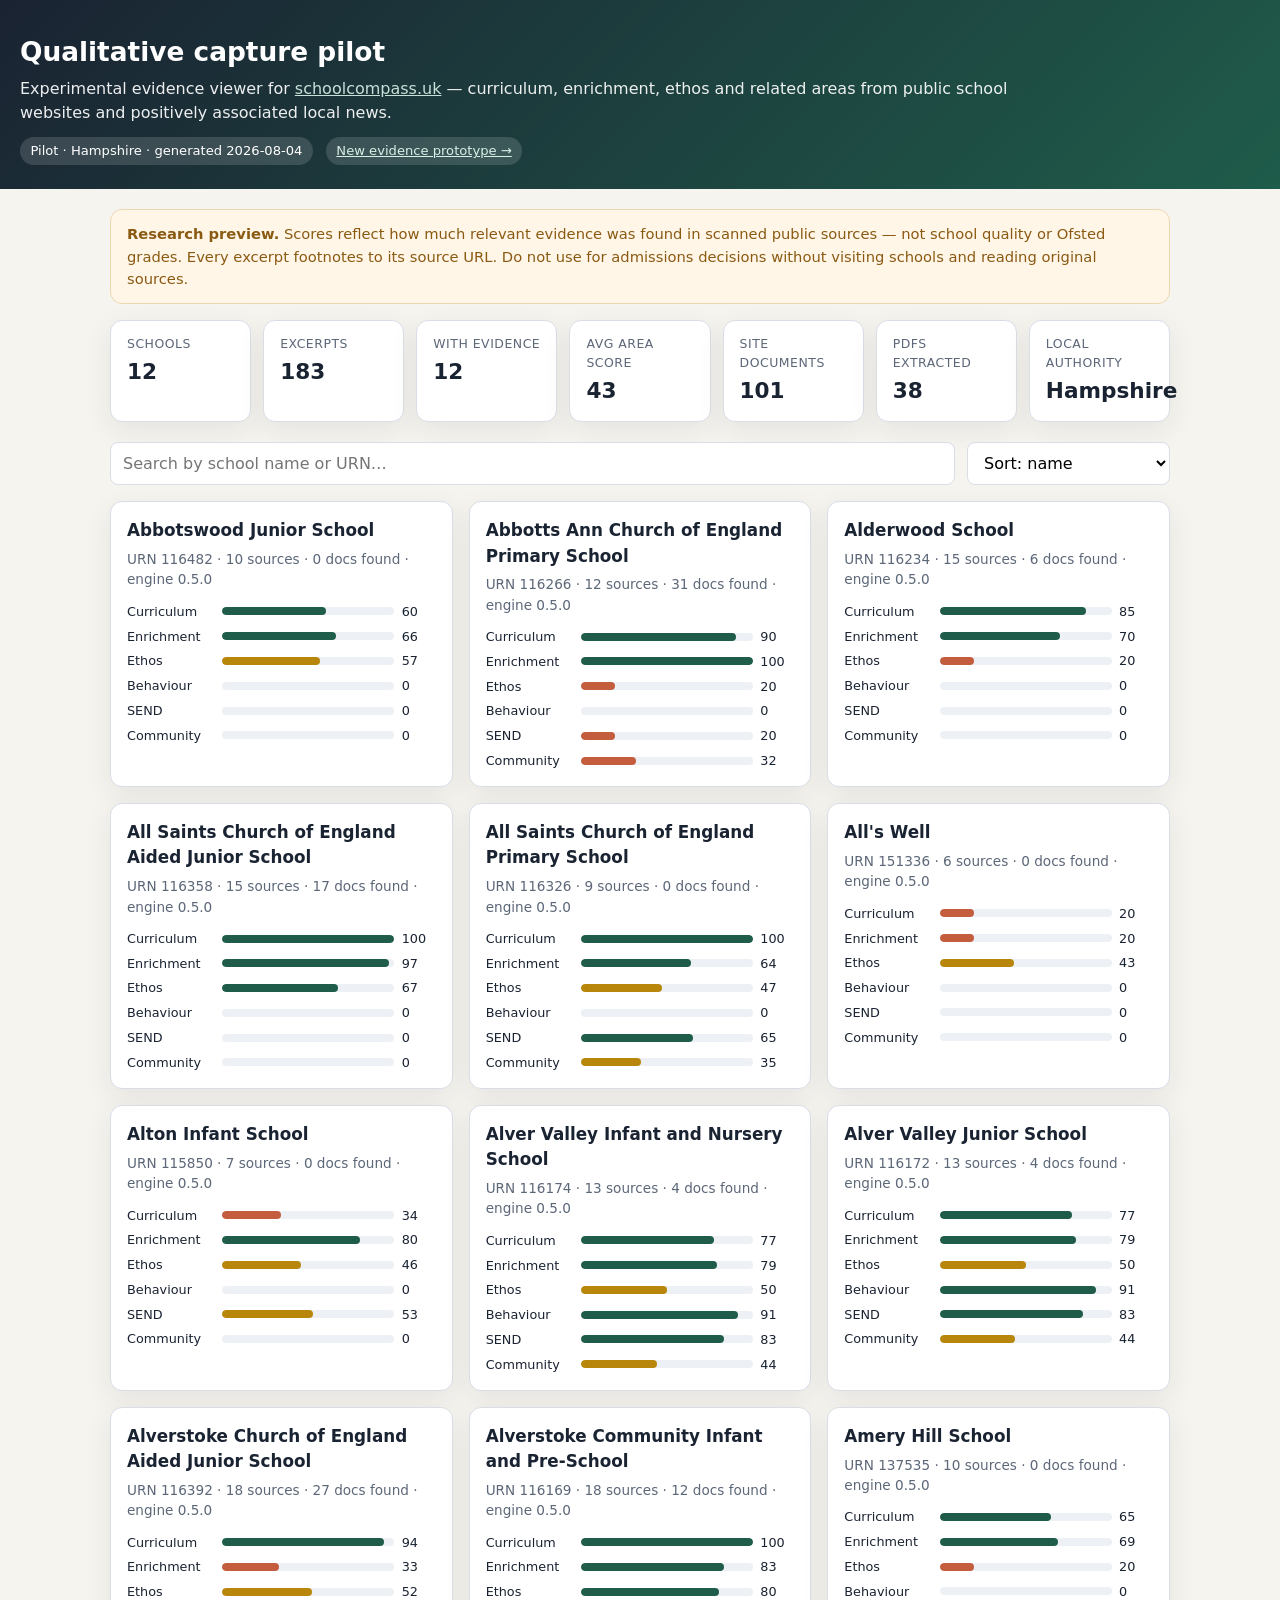
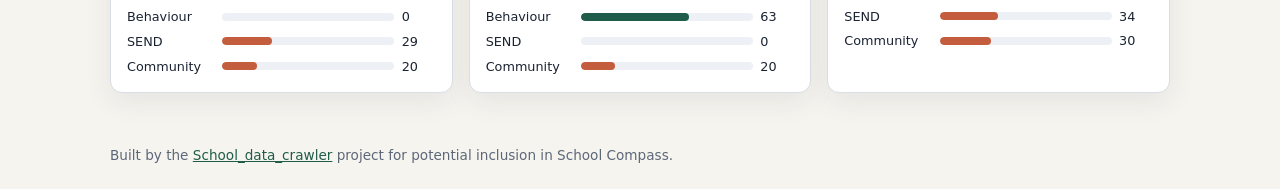
<file: docs/index.html>
<!DOCTYPE html>
<html lang="en-GB">
  <head>
    <meta charset="utf-8" />
    <meta name="viewport" content="width=device-width, initial-scale=1" />
    <title>School Compass · Qualitative capture pilot</title>
    <meta
      name="description"
      content="Experimental pilot viewer for curriculum, enrichment and ethos evidence captured from school websites and local news."
    />
    <link rel="stylesheet" href="./styles.css" />
  </head>
  <body>
    <header>
      <h1>Qualitative capture pilot</h1>
      <p>
        Experimental evidence viewer for
        <a href="https://schoolcompass.uk" style="color: #d7efe6">schoolcompass.uk</a>
        — curriculum, enrichment, ethos and related areas from public school
        websites and positively associated local news.
      </p>
      <span class="badge">Pilot · Hampshire · generated <span id="generated-at">—</span></span>
      <a class="badge" href="./evidence/index.html" style="margin-left:0.5rem;color:#d7efe6">New evidence prototype →</a>
    </header>

    <main>
      <div class="disclaimer">
        <strong>Research preview.</strong> Scores reflect how much relevant
        evidence was found in scanned public sources — not school quality or
        Ofsted grades. Every excerpt footnotes to its source URL. Do not use
        for admissions decisions without visiting schools and reading original
        sources.
      </div>

      <section class="stats" aria-label="Pilot summary">
        <div class="stat">
          <div class="label">Schools</div>
          <div class="value" id="stat-schools">—</div>
        </div>
        <div class="stat">
          <div class="label">Excerpts</div>
          <div class="value" id="stat-signals">—</div>
        </div>
        <div class="stat">
          <div class="label">With evidence</div>
          <div class="value" id="stat-covered">—</div>
        </div>
        <div class="stat">
          <div class="label">Avg area score</div>
          <div class="value" id="stat-avg">—</div>
        </div>
        <div class="stat">
          <div class="label">Site documents</div>
          <div class="value" id="stat-docs">—</div>
        </div>
        <div class="stat">
          <div class="label">PDFs extracted</div>
          <div class="value" id="stat-docs-extracted">—</div>
        </div>
        <div class="stat">
          <div class="label">Local authority</div>
          <div class="value" id="pilot-la">—</div>
        </div>
      </section>

      <div class="controls">
        <input id="search" type="search" placeholder="Search by school name or URN…" />
        <select id="sort" aria-label="Sort schools">
          <option value="name">Sort: name</option>
          <option value="score">Sort: average score</option>
          <option value="signals">Sort: excerpt count</option>
        </select>
      </div>

      <section id="school-grid" class="grid" aria-label="School results"></section>
      <section id="detail-panel" class="detail hidden" aria-live="polite"></section>
    </main>

    <footer>
      Built by the
      <a href="https://github.com/jamiefuller320/School_data_crawler">School_data_crawler</a>
      project for potential inclusion in School Compass.
    </footer>

    <script src="./app.js" type="module"></script>
  </body>
</html>
</file>
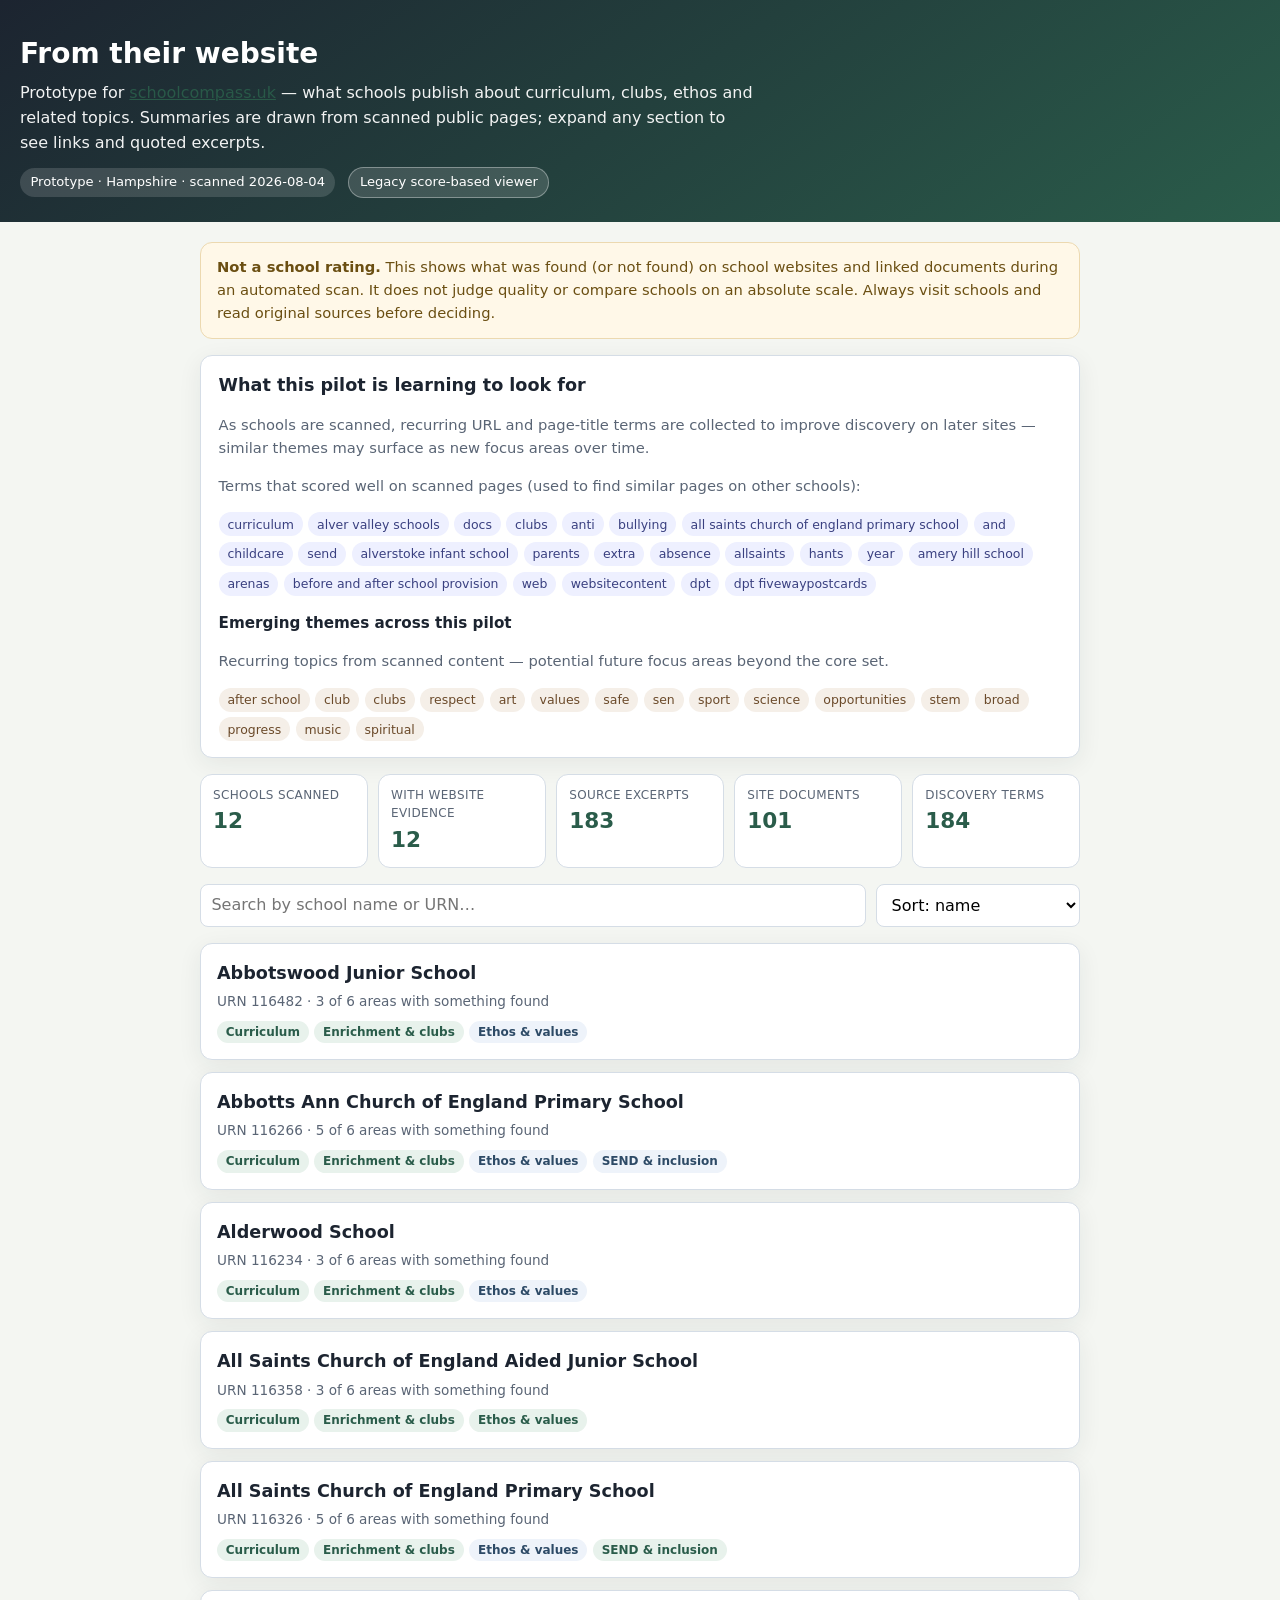
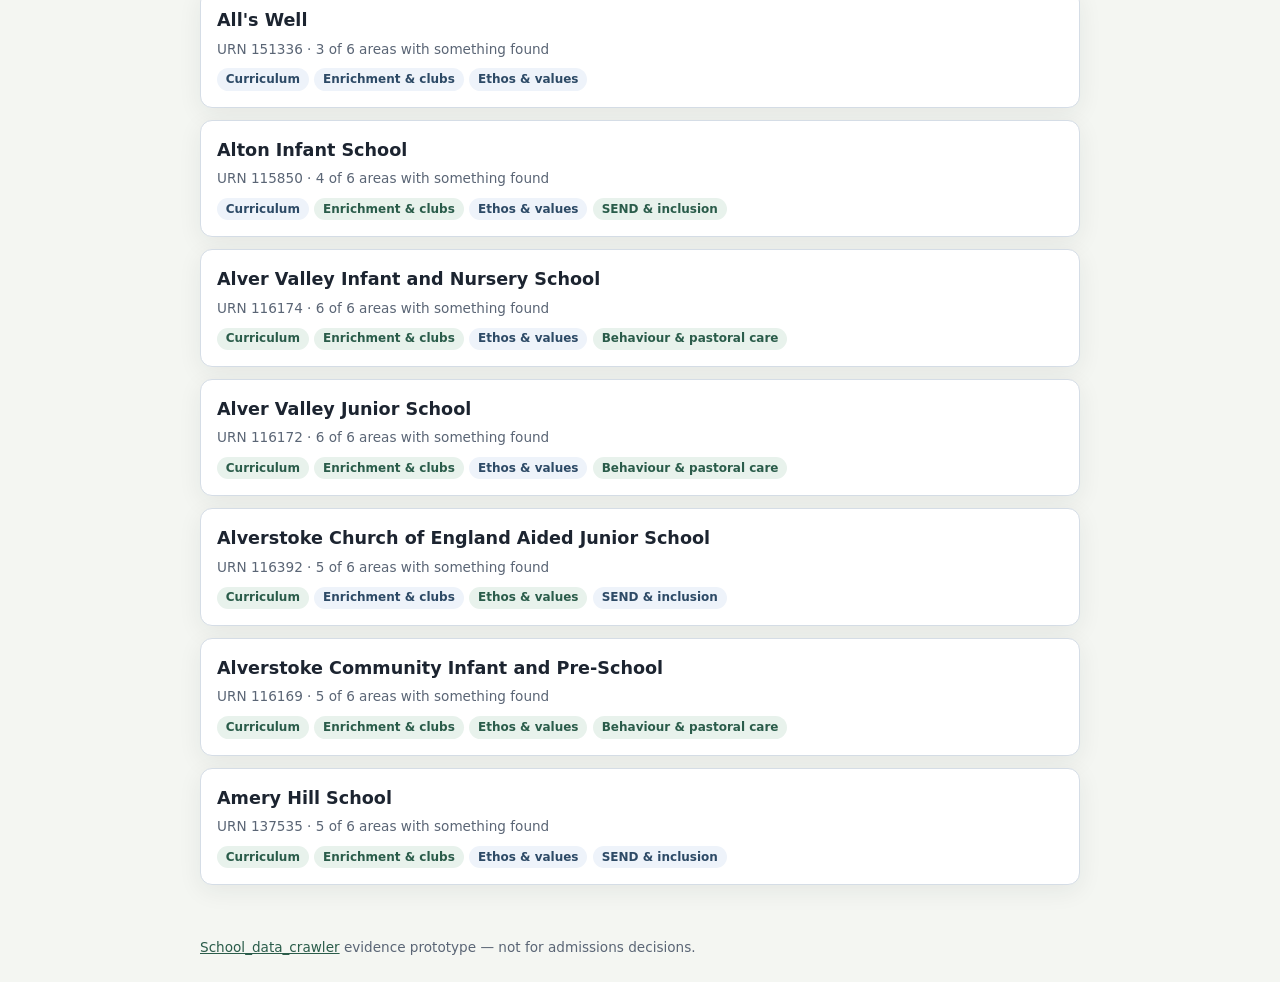
<file: docs/evidence/index.html>
<!DOCTYPE html>
<html lang="en-GB">
  <head>
    <meta charset="utf-8" />
    <meta name="viewport" content="width=device-width, initial-scale=1" />
    <title>School Compass · Website evidence prototype</title>
    <meta
      name="description"
      content="Prototype evidence viewer — paragraph summaries with expandable sources from school websites and documents."
    />
    <link rel="stylesheet" href="./styles.css" />
  </head>
  <body>
    <header>
      <h1>From their website</h1>
      <p>
        Prototype for
        <a href="https://schoolcompass.uk">schoolcompass.uk</a>
        — what schools publish about curriculum, clubs, ethos and related topics.
        Summaries are drawn from scanned public pages; expand any section to see
        links and quoted excerpts.
      </p>
      <span class="badge"
        >Prototype · Hampshire · scanned <span id="generated-at">—</span></span
      >
      <a class="badge badge-link" href="../index.html">Legacy score-based viewer</a>
    </header>

    <main>
      <div class="disclaimer">
        <strong>Not a school rating.</strong> This shows what was found (or not
        found) on school websites and linked documents during an automated scan.
        It does not judge quality or compare schools on an absolute scale. Always
        visit schools and read original sources before deciding.
      </div>

      <section class="pilot-insights" aria-label="Pilot discovery insights">
        <h2>What this pilot is learning to look for</h2>
        <p class="lede">
          As schools are scanned, recurring URL and page-title terms are collected
          to improve discovery on later sites — similar themes may surface as new
          focus areas over time.
        </p>
        <div id="learned-terms" class="learned-terms"></div>
        <div id="emerging-themes" class="emerging-themes"></div>
      </section>

      <section class="stats" aria-label="Pilot summary">
        <div class="stat">
          <div class="label">Schools scanned</div>
          <div class="value" id="stat-schools">—</div>
        </div>
        <div class="stat">
          <div class="label">With website evidence</div>
          <div class="value" id="stat-covered">—</div>
        </div>
        <div class="stat">
          <div class="label">Source excerpts</div>
          <div class="value" id="stat-signals">—</div>
        </div>
        <div class="stat">
          <div class="label">Site documents</div>
          <div class="value" id="stat-docs">—</div>
        </div>
        <div class="stat">
          <div class="label">Discovery terms</div>
          <div class="value" id="stat-learned">—</div>
        </div>
      </section>

      <div class="controls">
        <input
          id="search"
          type="search"
          placeholder="Search by school name or URN…"
        />
        <select id="sort" aria-label="Sort schools">
          <option value="name">Sort: name</option>
          <option value="coverage">Sort: most evidence</option>
        </select>
      </div>

      <section id="school-grid" class="grid" aria-label="School results"></section>
      <section id="detail-panel" class="detail hidden" aria-live="polite"></section>
    </main>

    <footer>
      <a href="https://github.com/jamiefuller320/School_data_crawler">School_data_crawler</a>
      evidence prototype — not for admissions decisions.
    </footer>

    <script src="./app.js" type="module"></script>
  </body>
</html>
</file>
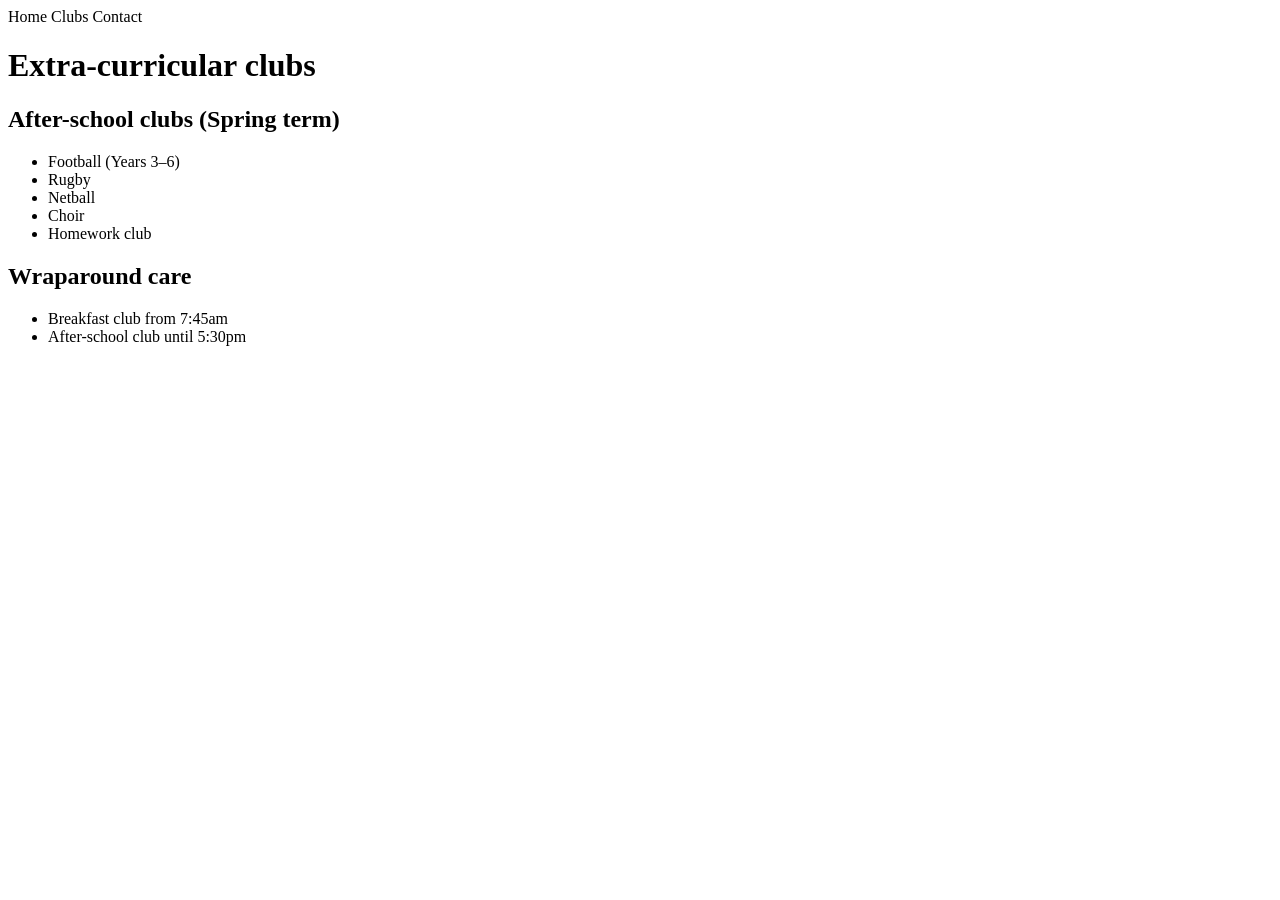
<file: tests/fixtures/pages/clubs-list.html>
<!DOCTYPE html>
<html>
<head><title>Clubs - Test Valley School</title></head>
<body>
<nav>Home Clubs Contact</nav>
<main>
<h1>Extra-curricular clubs</h1>
<h2>After-school clubs (Spring term)</h2>
<ul>
  <li>Football (Years 3–6)</li>
  <li>Rugby</li>
  <li>Netball</li>
  <li>Choir</li>
  <li>Homework club</li>
</ul>
<h2>Wraparound care</h2>
<ul>
  <li>Breakfast club from 7:45am</li>
  <li>After-school club until 5:30pm</li>
</ul>
</main>
</body>
</html>
</file>
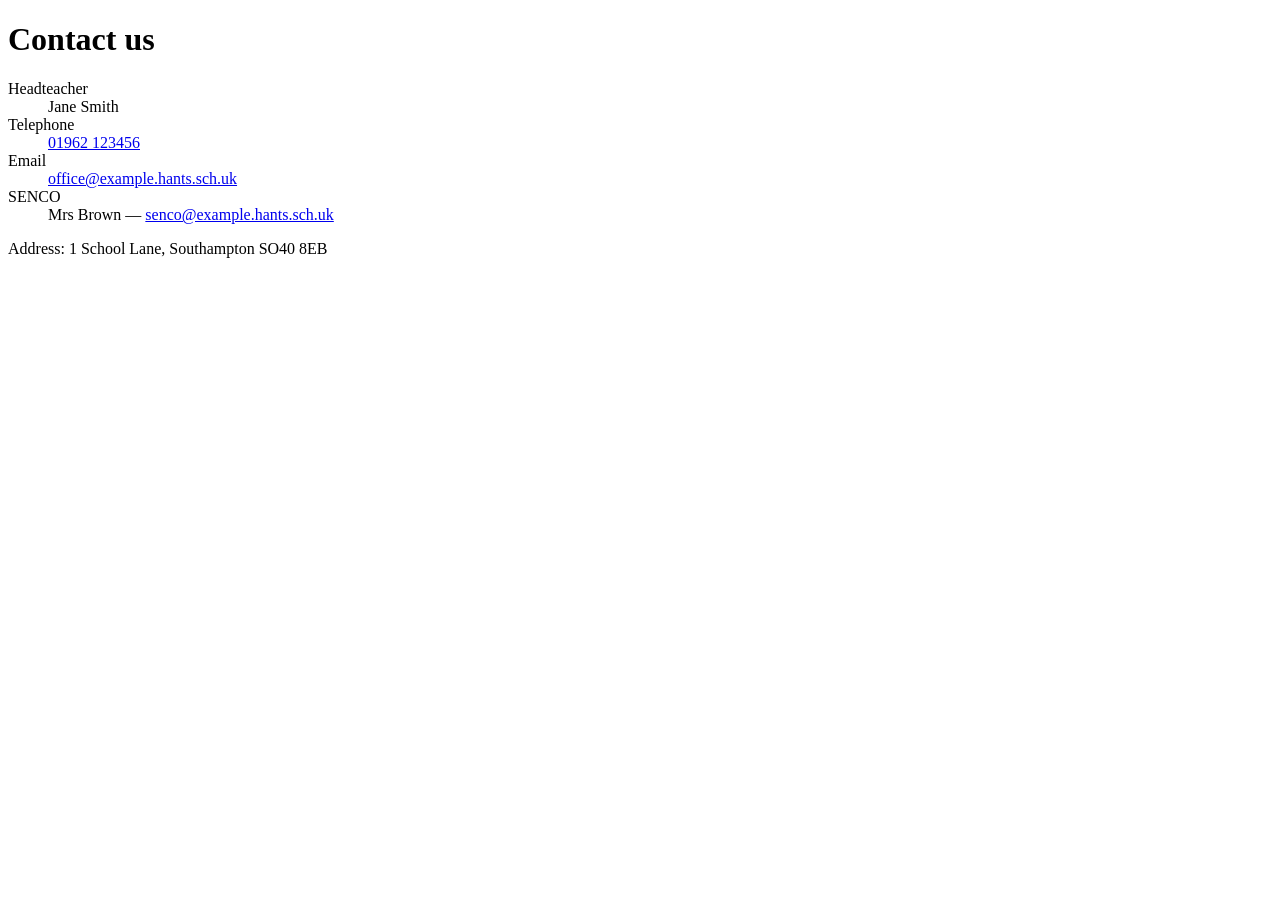
<file: tests/fixtures/pages/contact.html>
<!DOCTYPE html>
<html lang="en-GB">
  <head><title>Contact us — Example Primary School</title></head>
  <body>
    <main>
      <h1>Contact us</h1>
      <dl>
        <dt>Headteacher</dt>
        <dd>Jane Smith</dd>
        <dt>Telephone</dt>
        <dd><a href="tel:01962123456">01962 123456</a></dd>
        <dt>Email</dt>
        <dd><a href="mailto:office@example.hants.sch.uk">office@example.hants.sch.uk</a></dd>
        <dt>SENCO</dt>
        <dd>Mrs Brown — <a href="mailto:senco@example.hants.sch.uk">senco@example.hants.sch.uk</a></dd>
      </dl>
      <p>Address: 1 School Lane, Southampton SO40 8EB</p>
    </main>
  </body>
</html>
</file>
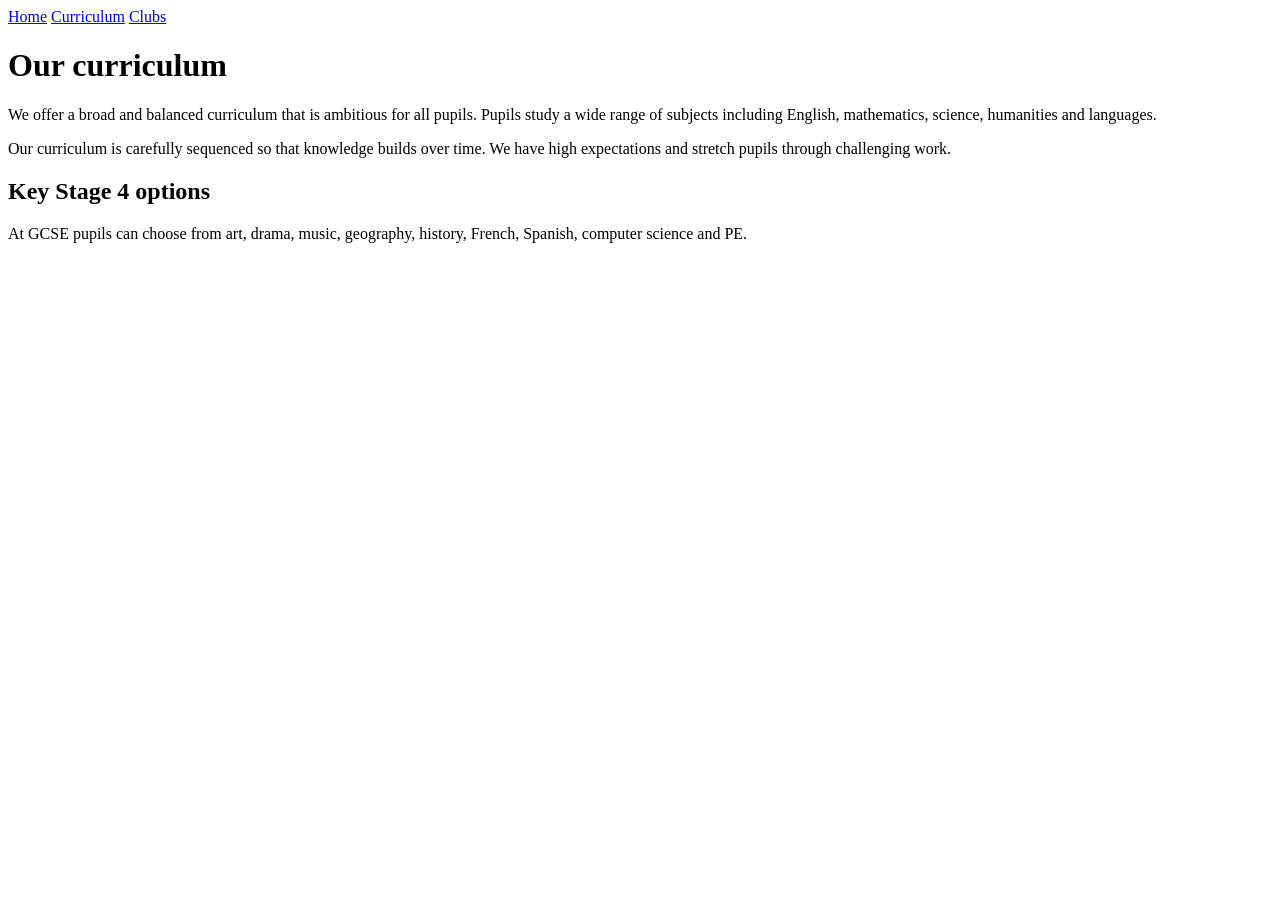
<file: tests/fixtures/pages/curriculum.html>
<!DOCTYPE html>
<html>
<head><title>Curriculum - Test Valley School</title></head>
<body>
<nav><a href="/">Home</a> <a href="/curriculum">Curriculum</a> <a href="/clubs">Clubs</a></nav>
<h1>Our curriculum</h1>
<p>We offer a broad and balanced curriculum that is ambitious for all pupils. Pupils study a wide range of subjects including English, mathematics, science, humanities and languages.</p>
<p>Our curriculum is carefully sequenced so that knowledge builds over time. We have high expectations and stretch pupils through challenging work.</p>
<h2>Key Stage 4 options</h2>
<p>At GCSE pupils can choose from art, drama, music, geography, history, French, Spanish, computer science and PE.</p>
</body>
</html>
</file>
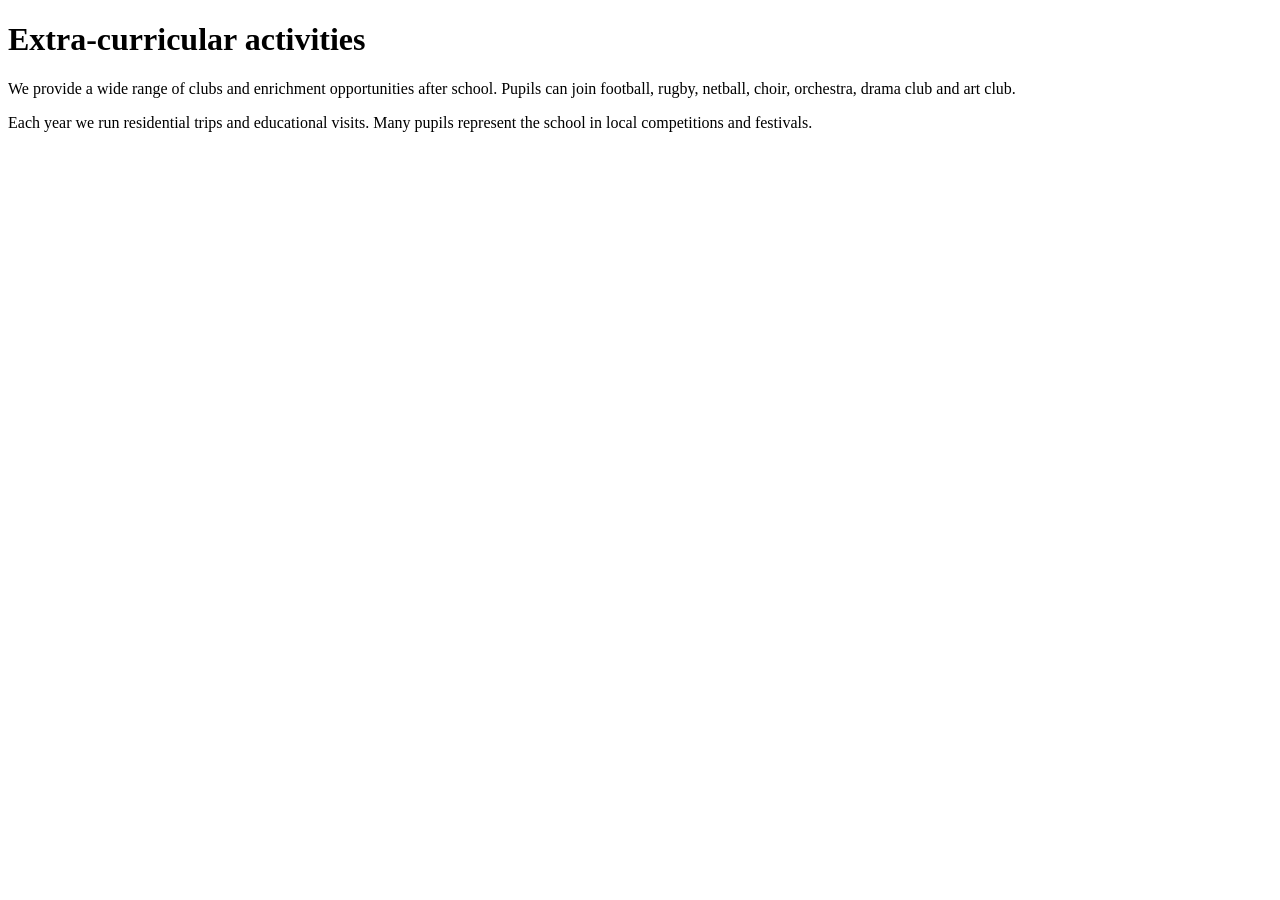
<file: tests/fixtures/pages/enrichment.html>
<!DOCTYPE html>
<html>
<head><title>Clubs and enrichment - Test Valley School</title></head>
<body>
<h1>Extra-curricular activities</h1>
<p>We provide a wide range of clubs and enrichment opportunities after school. Pupils can join football, rugby, netball, choir, orchestra, drama club and art club.</p>
<p>Each year we run residential trips and educational visits. Many pupils represent the school in local competitions and festivals.</p>
</body>
</html>
</file>
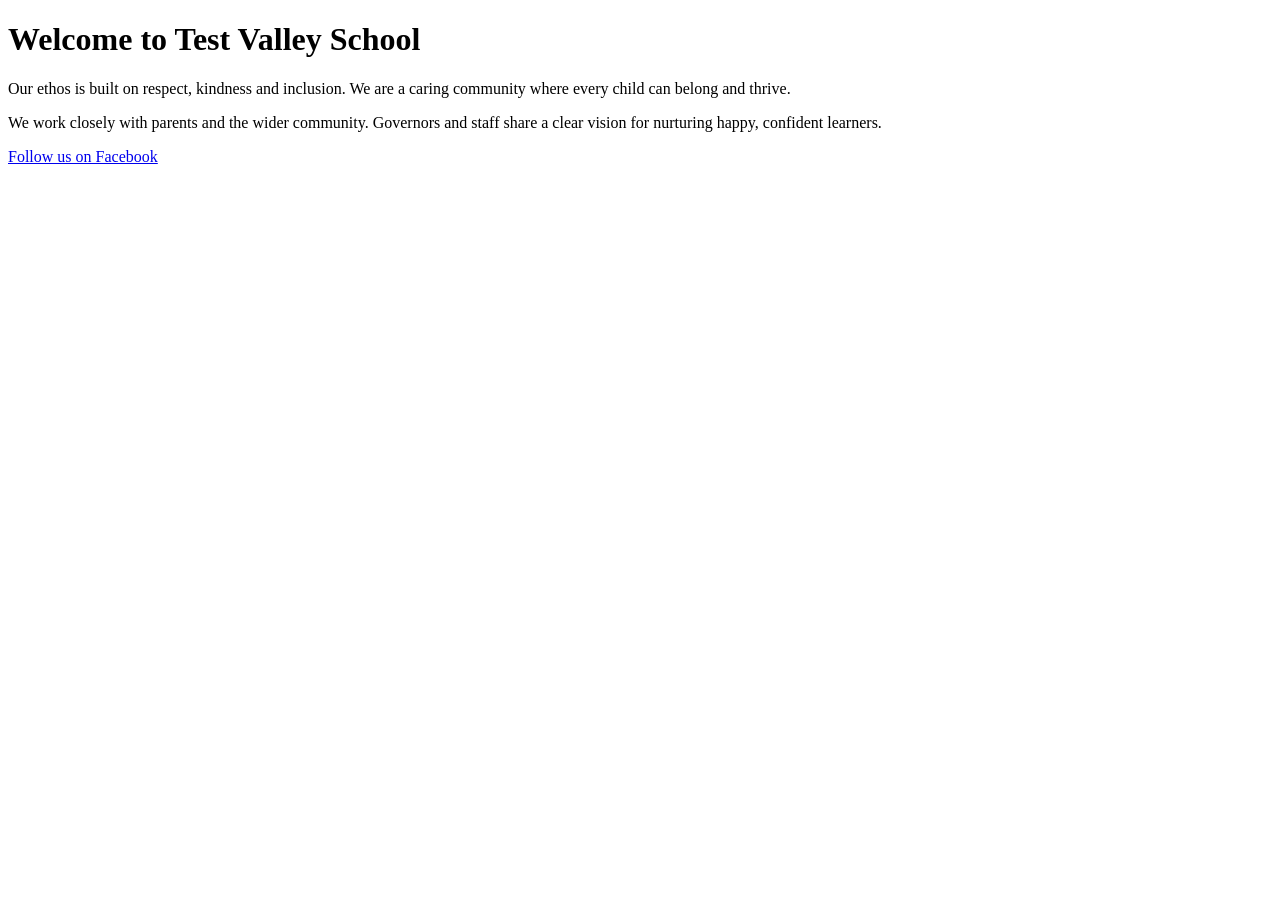
<file: tests/fixtures/pages/homepage.html>
<!DOCTYPE html>
<html>
<head><title>Welcome - Test Valley School</title></head>
<body>
<h1>Welcome to Test Valley School</h1>
<p>Our ethos is built on respect, kindness and inclusion. We are a caring community where every child can belong and thrive.</p>
<p>We work closely with parents and the wider community. Governors and staff share a clear vision for nurturing happy, confident learners.</p>
<p><a href="https://facebook.com/testvalleyschool">Follow us on Facebook</a></p>
</body>
</html>
</file>
<file: docs/styles.css>
:root {
  --bg: #f6f4ef;
  --surface: #ffffff;
  --ink: #1a2332;
  --muted: #5c6778;
  --accent: #1f5c4a;
  --accent-soft: #e4f0eb;
  --border: #d8dde6;
  --warn: #8a5a12;
  --warn-bg: #fff6e8;
  --score-low: #c45c3e;
  --score-mid: #b8860b;
  --score-high: #1f5c4a;
  --radius: 12px;
  --shadow: 0 8px 28px rgba(26, 35, 50, 0.08);
  font-family: "Segoe UI", system-ui, -apple-system, sans-serif;
  color: var(--ink);
  background: var(--bg);
}

* {
  box-sizing: border-box;
}

body {
  margin: 0;
  line-height: 1.5;
}

a {
  color: var(--accent);
}

header {
  background: linear-gradient(135deg, #1a2332 0%, #1f5c4a 100%);
  color: #fff;
  padding: 2rem 1.25rem 1.5rem;
}

header h1 {
  margin: 0 0 0.35rem;
  font-size: 1.65rem;
  font-weight: 700;
}

header p {
  margin: 0;
  max-width: 62rem;
  opacity: 0.92;
}

.badge {
  display: inline-block;
  margin-top: 0.75rem;
  padding: 0.25rem 0.65rem;
  border-radius: 999px;
  background: rgba(255, 255, 255, 0.14);
  font-size: 0.82rem;
}

main {
  max-width: 1100px;
  margin: 0 auto;
  padding: 1.25rem;
}

.disclaimer {
  background: var(--warn-bg);
  border: 1px solid #ecd7b0;
  color: var(--warn);
  border-radius: var(--radius);
  padding: 0.85rem 1rem;
  margin-bottom: 1rem;
  font-size: 0.92rem;
}

.stats {
  display: grid;
  grid-template-columns: repeat(auto-fit, minmax(140px, 1fr));
  gap: 0.75rem;
  margin-bottom: 1.25rem;
}

.stat {
  background: var(--surface);
  border: 1px solid var(--border);
  border-radius: var(--radius);
  padding: 0.85rem 1rem;
  box-shadow: var(--shadow);
}

.stat .label {
  font-size: 0.78rem;
  text-transform: uppercase;
  letter-spacing: 0.04em;
  color: var(--muted);
}

.stat .value {
  font-size: 1.35rem;
  font-weight: 700;
  margin-top: 0.15rem;
}

.controls {
  display: flex;
  flex-wrap: wrap;
  gap: 0.75rem;
  margin-bottom: 1rem;
}

input[type="search"],
select {
  border: 1px solid var(--border);
  border-radius: 8px;
  padding: 0.55rem 0.75rem;
  font: inherit;
  background: var(--surface);
}

input[type="search"] {
  flex: 1 1 220px;
  min-width: 180px;
}

.grid {
  display: grid;
  grid-template-columns: repeat(auto-fill, minmax(300px, 1fr));
  gap: 1rem;
}

.card {
  background: var(--surface);
  border: 1px solid var(--border);
  border-radius: var(--radius);
  padding: 1rem;
  box-shadow: var(--shadow);
  cursor: pointer;
  transition: transform 0.12s ease, box-shadow 0.12s ease;
}

.card:hover,
.card:focus-visible {
  transform: translateY(-2px);
  box-shadow: 0 12px 32px rgba(26, 35, 50, 0.12);
  outline: 2px solid var(--accent);
  outline-offset: 2px;
}

.card h2 {
  margin: 0 0 0.35rem;
  font-size: 1.05rem;
}

.card .meta {
  color: var(--muted);
  font-size: 0.85rem;
  margin-bottom: 0.75rem;
}

.area-bars {
  display: grid;
  gap: 0.35rem;
}

.area-row {
  display: grid;
  grid-template-columns: 88px 1fr 34px;
  gap: 0.45rem;
  align-items: center;
  font-size: 0.8rem;
}

.bar-track {
  height: 8px;
  background: #edf0f4;
  border-radius: 999px;
  overflow: hidden;
}

.bar-fill {
  height: 100%;
  border-radius: 999px;
}

.score-low {
  background: var(--score-low);
}
.score-mid {
  background: var(--score-mid);
}
.score-high {
  background: var(--score-high);
}

.detail {
  margin-top: 1.25rem;
  background: var(--surface);
  border: 1px solid var(--border);
  border-radius: var(--radius);
  padding: 1.1rem;
  box-shadow: var(--shadow);
}

.detail.hidden {
  display: none;
}

.detail-header {
  display: flex;
  justify-content: space-between;
  gap: 1rem;
  align-items: start;
  margin-bottom: 1rem;
}

.detail h2 {
  margin: 0;
}

.close-btn {
  border: 1px solid var(--border);
  background: var(--bg);
  border-radius: 8px;
  padding: 0.35rem 0.65rem;
  cursor: pointer;
  font: inherit;
}

.area-block {
  border-top: 1px solid var(--border);
  padding-top: 0.85rem;
  margin-top: 0.85rem;
}

.area-block h3 {
  margin: 0 0 0.35rem;
  font-size: 1rem;
  text-transform: capitalize;
}

.area-block .summary {
  color: var(--muted);
  margin: 0 0 0.5rem;
}

.themes {
  display: flex;
  flex-wrap: wrap;
  gap: 0.35rem;
  margin-bottom: 0.65rem;
}

.theme {
  background: var(--accent-soft);
  color: var(--accent);
  border-radius: 999px;
  padding: 0.15rem 0.55rem;
  font-size: 0.78rem;
}

.offerings {
  margin-bottom: 0.65rem;
  font-size: 0.9rem;
}

.offerings .theme {
  margin: 0.2rem 0.25rem 0.2rem 0;
  display: inline-block;
}

.signal {
  border-left: 3px solid var(--accent);
  padding: 0.45rem 0 0.45rem 0.75rem;
  margin: 0.5rem 0;
  font-size: 0.92rem;
}

.signal .source {
  font-size: 0.8rem;
  color: var(--muted);
  margin-top: 0.25rem;
}

.empty {
  color: var(--muted);
  padding: 2rem 0;
  text-align: center;
}

.doc-inventory {
  border-bottom: 1px solid var(--border);
  padding-bottom: 0.85rem;
  margin-bottom: 0.35rem;
}

.doc-inventory h3 {
  margin: 0 0 0.35rem;
  font-size: 1rem;
}

.doc-table-wrap {
  overflow-x: auto;
  margin-top: 0.5rem;
}

.doc-table {
  width: 100%;
  border-collapse: collapse;
  font-size: 0.88rem;
}

.doc-table th,
.doc-table td {
  text-align: left;
  padding: 0.45rem 0.55rem;
  border-bottom: 1px solid var(--border);
  vertical-align: top;
}

.doc-table th {
  color: var(--muted);
  font-weight: 600;
  font-size: 0.78rem;
  text-transform: uppercase;
  letter-spacing: 0.02em;
}

.doc-meta {
  font-size: 0.78rem;
  color: var(--muted);
  margin-top: 0.2rem;
}

.doc-status {
  display: inline-block;
  border-radius: 999px;
  padding: 0.12rem 0.5rem;
  font-size: 0.75rem;
  font-weight: 600;
}

.doc-status-ok {
  background: var(--accent-soft);
  color: var(--accent);
}

.doc-status-pending {
  background: #eef2f8;
  color: #3d4f66;
}

.doc-status-muted {
  background: #f0f0f0;
  color: var(--muted);
}

.doc-status-warn {
  background: var(--warn-bg);
  color: var(--warn);
}

footer {
  max-width: 1100px;
  margin: 2rem auto 1.5rem;
  padding: 0 1.25rem;
  color: var(--muted);
  font-size: 0.85rem;
}

@media (max-width: 640px) {
  .area-row {
    grid-template-columns: 72px 1fr 30px;
  }
}
</file>
<file: docs/evidence/styles.css>
:root {
  --bg: #f4f6f2;
  --surface: #ffffff;
  --ink: #1c2430;
  --muted: #5a6575;
  --accent: #2a5c4a;
  --accent-soft: #e8f2ec;
  --border: #d5dde6;
  --radius: 12px;
  --shadow: 0 6px 24px rgba(28, 36, 48, 0.07);
  font-family: "Segoe UI", system-ui, -apple-system, sans-serif;
  color: var(--ink);
  background: var(--bg);
  line-height: 1.55;
}

* {
  box-sizing: border-box;
}

body {
  margin: 0;
}

a {
  color: var(--accent);
}

header {
  background: linear-gradient(145deg, #1c2430, #2a5c4a);
  color: #fff;
  padding: 2rem 1.25rem 1.5rem;
}

header h1 {
  margin: 0 0 0.35rem;
  font-size: 1.75rem;
}

header p {
  margin: 0;
  max-width: 46rem;
  opacity: 0.94;
}

.badge {
  display: inline-block;
  margin-top: 0.75rem;
  margin-right: 0.5rem;
  padding: 0.25rem 0.65rem;
  border-radius: 999px;
  background: rgba(255, 255, 255, 0.14);
  font-size: 0.82rem;
}

.badge-link {
  text-decoration: none;
  color: #fff;
  border: 1px solid rgba(255, 255, 255, 0.35);
}

main {
  max-width: 920px;
  margin: 0 auto;
  padding: 1.25rem;
}

.disclaimer {
  background: #fff8e8;
  border: 1px solid #ecd9b0;
  color: #6b4f12;
  border-radius: var(--radius);
  padding: 0.85rem 1rem;
  margin-bottom: 1rem;
  font-size: 0.92rem;
}

.pilot-insights {
  background: var(--surface);
  border: 1px solid var(--border);
  border-radius: var(--radius);
  padding: 1rem 1.1rem;
  margin-bottom: 1rem;
  box-shadow: var(--shadow);
}

.pilot-insights h2 {
  margin: 0 0 0.35rem;
  font-size: 1.1rem;
}

.pilot-insights h3 {
  margin: 1rem 0 0.35rem;
  font-size: 0.95rem;
}

.lede,
.muted {
  color: var(--muted);
  font-size: 0.92rem;
}

.stats {
  display: grid;
  grid-template-columns: repeat(auto-fit, minmax(130px, 1fr));
  gap: 0.65rem;
  margin-bottom: 1rem;
}

.stat {
  background: var(--surface);
  border: 1px solid var(--border);
  border-radius: var(--radius);
  padding: 0.65rem 0.75rem;
}

.stat .label {
  font-size: 0.75rem;
  color: var(--muted);
  text-transform: uppercase;
  letter-spacing: 0.03em;
}

.stat .value {
  font-size: 1.35rem;
  font-weight: 650;
  color: var(--accent);
}

.controls {
  display: flex;
  gap: 0.65rem;
  margin-bottom: 1rem;
  flex-wrap: wrap;
}

.controls input,
.controls select {
  font: inherit;
  padding: 0.5rem 0.65rem;
  border: 1px solid var(--border);
  border-radius: 8px;
  background: var(--surface);
}

.controls input {
  flex: 1;
  min-width: 200px;
}

.grid {
  display: grid;
  gap: 0.75rem;
}

.card {
  background: var(--surface);
  border: 1px solid var(--border);
  border-radius: var(--radius);
  padding: 1rem;
  cursor: pointer;
  box-shadow: var(--shadow);
  transition: border-color 0.15s;
}

.card:hover,
.card:focus {
  border-color: var(--accent);
  outline: none;
}

.card h2 {
  margin: 0 0 0.25rem;
  font-size: 1.1rem;
}

.meta {
  font-size: 0.85rem;
  color: var(--muted);
}

.cov-row {
  display: flex;
  flex-wrap: wrap;
  gap: 0.35rem;
  margin-top: 0.55rem;
}

.cov-pill,
.cov-badge {
  display: inline-block;
  border-radius: 999px;
  padding: 0.12rem 0.55rem;
  font-size: 0.75rem;
  font-weight: 600;
}

.cov-rich {
  background: var(--accent-soft);
  color: var(--accent);
}

.cov-some {
  background: #eef3fa;
  color: #2d4a66;
}

.cov-thin,
.cov-none {
  background: #f0f0f0;
  color: var(--muted);
}

.chip-row {
  display: flex;
  flex-wrap: wrap;
  gap: 0.35rem;
  margin-top: 0.5rem;
}

.chip {
  display: inline-block;
  background: var(--accent-soft);
  color: var(--accent);
  border-radius: 999px;
  padding: 0.15rem 0.55rem;
  font-size: 0.78rem;
}

.chip-learned {
  background: #eef0ff;
  color: #3a4080;
}

.chip-theme {
  background: #f5efe8;
  color: #6b4a2a;
}

.detail {
  margin-top: 1.25rem;
  background: var(--surface);
  border: 1px solid var(--border);
  border-radius: var(--radius);
  padding: 1rem 1.1rem 1.25rem;
  box-shadow: var(--shadow);
}

.detail.hidden {
  display: none;
}

.detail-header {
  display: flex;
  justify-content: space-between;
  gap: 1rem;
  align-items: flex-start;
  margin-bottom: 0.75rem;
}

.detail-header h2 {
  margin: 0;
}

.close-btn {
  border: 1px solid var(--border);
  background: var(--bg);
  border-radius: 8px;
  padding: 0.35rem 0.65rem;
  cursor: pointer;
  font: inherit;
}

.detail-lede {
  color: var(--muted);
  font-size: 0.92rem;
  margin: 0 0 1rem;
}

.area-evidence {
  border-top: 1px solid var(--border);
  padding-top: 1rem;
  margin-top: 1rem;
}

.area-head {
  display: flex;
  align-items: center;
  justify-content: space-between;
  gap: 0.5rem;
  flex-wrap: wrap;
}

.area-head h3 {
  margin: 0;
  font-size: 1rem;
}

.area-summary {
  margin: 0.5rem 0 0.65rem;
  font-size: 0.98rem;
}

.offerings {
  margin-bottom: 0.65rem;
  font-size: 0.9rem;
}

.offerings-label {
  color: var(--muted);
  margin-right: 0.35rem;
}

.sources-toggle {
  border: 1px solid var(--border);
  background: var(--bg);
  border-radius: 8px;
  padding: 0.35rem 0.75rem;
  font: inherit;
  cursor: pointer;
  font-size: 0.88rem;
}

.sources-body {
  margin-top: 0.65rem;
}

.source-group {
  margin-bottom: 0.5rem;
  border: 1px solid var(--border);
  border-radius: 8px;
  padding: 0.35rem 0.65rem;
  background: #fafbfc;
}

.source-group summary {
  cursor: pointer;
  font-weight: 600;
  font-size: 0.88rem;
}

.source-list {
  margin: 0.5rem 0 0.25rem;
  padding-left: 1.1rem;
  font-size: 0.9rem;
}

.source-list blockquote {
  margin: 0.35rem 0 0.5rem;
  padding-left: 0.65rem;
  border-left: 3px solid var(--accent);
  color: var(--muted);
  font-size: 0.85rem;
}

.empty {
  text-align: center;
  color: var(--muted);
  padding: 2rem 0;
}

footer {
  max-width: 920px;
  margin: 2rem auto 1.5rem;
  padding: 0 1.25rem;
  color: var(--muted);
  font-size: 0.85rem;
}

@media (max-width: 640px) {
  .detail-header {
    flex-direction: column;
  }
}
</file>
